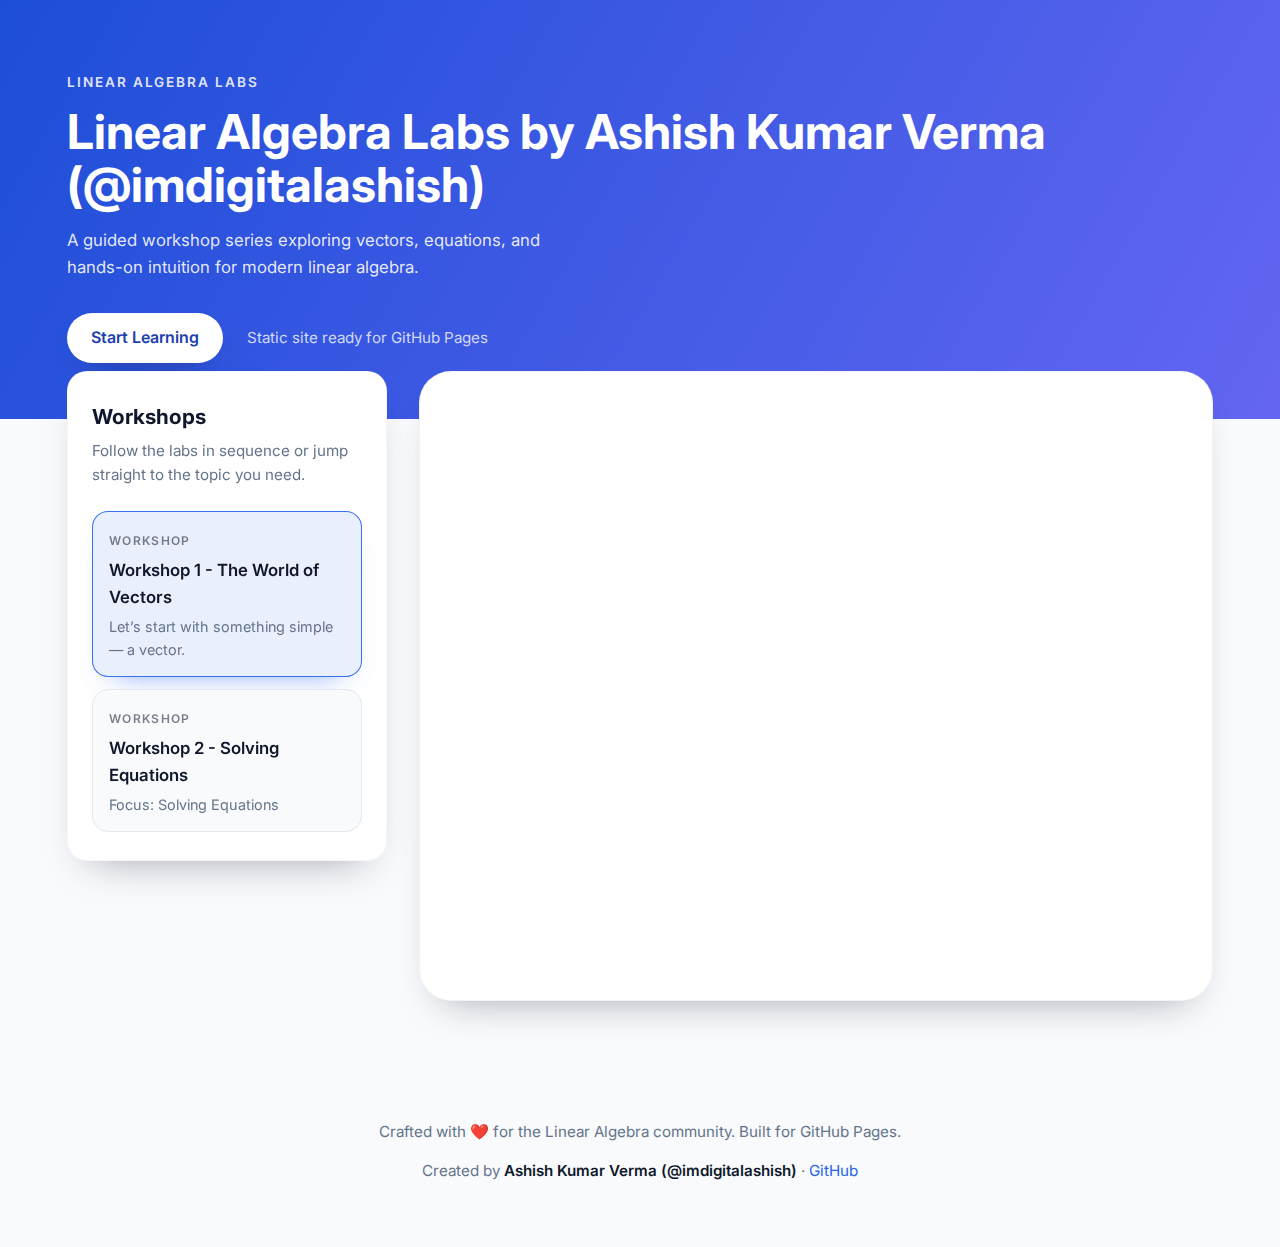
<file: index.html>
<!DOCTYPE html>
<html lang="en">
  <head>
    <meta charset="utf-8" />
    <meta name="viewport" content="width=device-width, initial-scale=1" />
    <meta name="description" content="Linear Algebra Labs by Ashish Kumar Verma (@imdigitalashish)" />
    <title>Linear Algebra Labs | Ashish Kumar Verma</title>
    <link rel="stylesheet" href="assets/css/main.css" />
  </head>
  <body>
    <header class="site-header">
      <div class="site-header__inner">
        <p class="tagline">Linear Algebra Labs</p>
        <h1>Linear Algebra Labs by Ashish Kumar Verma (@imdigitalashish)</h1>
        <p class="subtitle">
          A guided workshop series exploring vectors, equations, and hands-on intuition for modern linear algebra.
        </p>
        <div class="cta-row">
          <a class="primary-cta" href="#workshops">Start Learning</a>
          <span class="cta-note">Static site ready for GitHub Pages</span>
        </div>
      </div>
    </header>

    <main class="layout" id="workshops">
      <aside class="module-list" aria-label="Workshops">
        <div class="module-list__header">
          <h2>Workshops</h2>
          <p>Follow the labs in sequence or jump straight to the topic you need.</p>
        </div>
        <div id="moduleList" class="module-list__items" role="list"></div>
      </aside>

      <section class="module-viewer" aria-live="polite">
        <div id="modulePlaceholder" class="module-placeholder">
          <h3>Select a workshop to begin</h3>
          <p>Use the list to the left to load each lab. Content appears inside this page—no reloads, no distractions.</p>
        </div>
        <iframe
          id="moduleFrame"
          class="module-frame"
          title="Workshop content"
          loading="lazy"
          sandbox="allow-same-origin allow-scripts allow-popups allow-forms"
        ></iframe>
      </section>
    </main>

    <footer class="site-footer">
      <p>Crafted with ❤️ for the Linear Algebra community. Built for GitHub Pages.</p>
      <p>
        Created by <span class="author">Ashish Kumar Verma (@imdigitalashish)</span> ·
        <a href="https://github.com/imdigitalashish" target="_blank" rel="noopener">GitHub</a>
      </p>
    </footer>

    <script type="module" src="assets/js/app.js"></script>
  </body>
</html>
</file>
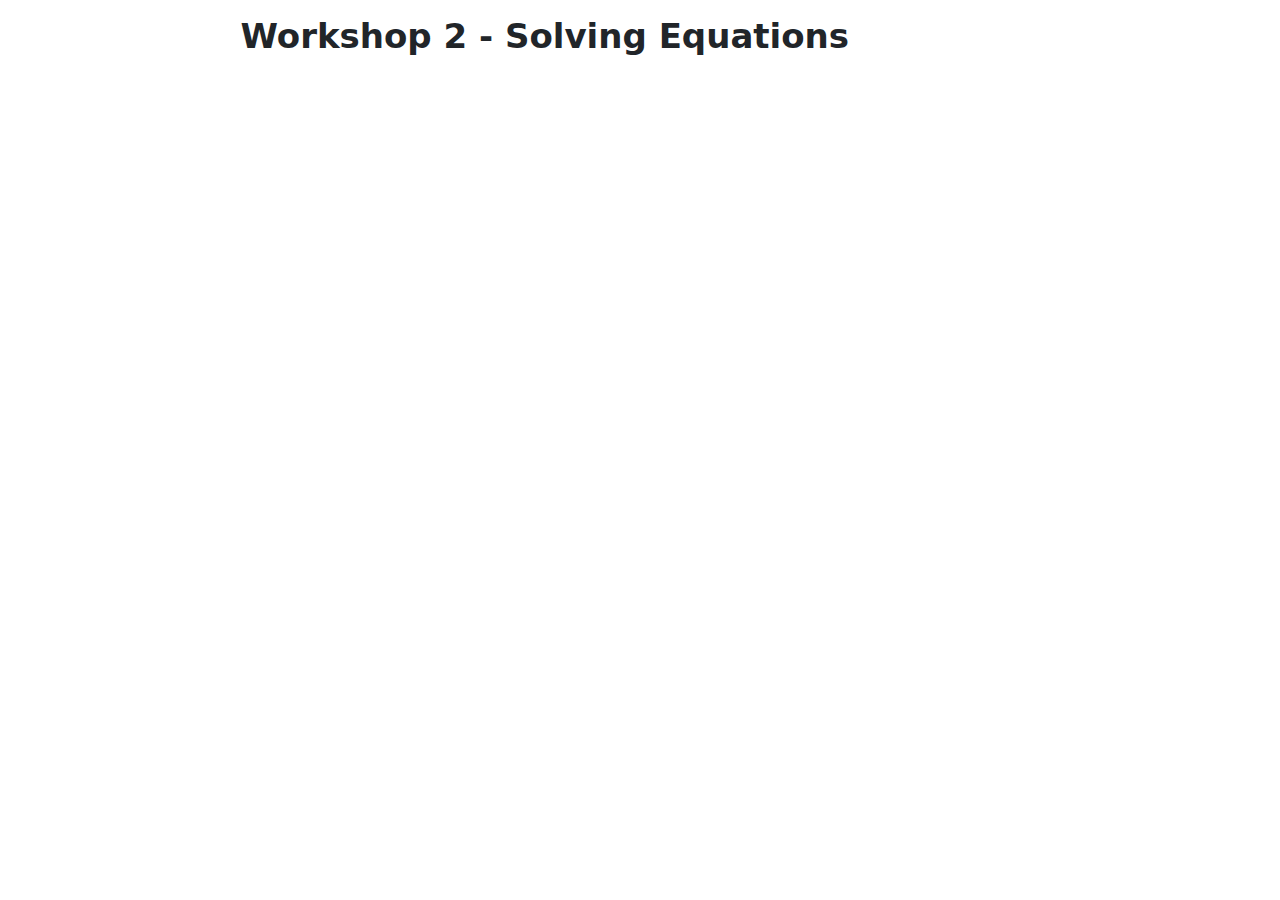
<file: course/workshop-2-solving-equations.html>
<!DOCTYPE html>
<html xmlns="http://www.w3.org/1999/xhtml" lang="en" xml:lang="en"><head>

<meta charset="utf-8">
<meta name="generator" content="quarto-1.8.25">

<meta name="viewport" content="width=device-width, initial-scale=1.0, user-scalable=yes">


<title>Workshop 2 - Solving Equations</title>
<style>
code{white-space: pre-wrap;}
span.smallcaps{font-variant: small-caps;}
div.columns{display: flex; gap: min(4vw, 1.5em);}
div.column{flex: auto; overflow-x: auto;}
div.hanging-indent{margin-left: 1.5em; text-indent: -1.5em;}
ul.task-list{list-style: none;}
ul.task-list li input[type="checkbox"] {
  width: 0.8em;
  margin: 0 0.8em 0.2em -1em; /* quarto-specific, see https://github.com/quarto-dev/quarto-cli/issues/4556 */ 
  vertical-align: middle;
}
</style>


<script src="workshop-2-solving-equations_files/libs/clipboard/clipboard.min.js"></script>
<script src="workshop-2-solving-equations_files/libs/quarto-html/quarto.js" type="module"></script>
<script src="workshop-2-solving-equations_files/libs/quarto-html/tabsets/tabsets.js" type="module"></script>
<script src="workshop-2-solving-equations_files/libs/quarto-html/axe/axe-check.js" type="module"></script>
<script src="workshop-2-solving-equations_files/libs/quarto-html/popper.min.js"></script>
<script src="workshop-2-solving-equations_files/libs/quarto-html/tippy.umd.min.js"></script>
<script src="workshop-2-solving-equations_files/libs/quarto-html/anchor.min.js"></script>
<link href="workshop-2-solving-equations_files/libs/quarto-html/tippy.css" rel="stylesheet">
<link href="workshop-2-solving-equations_files/libs/quarto-html/quarto-syntax-highlighting-7b89279ff1a6dce999919e0e67d4d9ec.css" rel="stylesheet" id="quarto-text-highlighting-styles">
<script src="workshop-2-solving-equations_files/libs/bootstrap/bootstrap.min.js"></script>
<link href="workshop-2-solving-equations_files/libs/bootstrap/bootstrap-icons.css" rel="stylesheet">
<link href="workshop-2-solving-equations_files/libs/bootstrap/bootstrap-d6a003b94517c951b2d65075d42fb01b.min.css" rel="stylesheet" append-hash="true" id="quarto-bootstrap" data-mode="light">


</head>

<body class="fullcontent quarto-light">

<div id="quarto-content" class="page-columns page-rows-contents page-layout-article">

<main class="content" id="quarto-document-content">

<header id="title-block-header" class="quarto-title-block default">
<div class="quarto-title">
<h1 class="title">Workshop 2 - Solving Equations</h1>
</div>



<div class="quarto-title-meta">

    
  
    
  </div>
  


</header>




</main>
<!-- /main column -->
<script id="quarto-html-after-body" type="application/javascript">
  window.document.addEventListener("DOMContentLoaded", function (event) {
    const icon = "";
    const anchorJS = new window.AnchorJS();
    anchorJS.options = {
      placement: 'right',
      icon: icon
    };
    anchorJS.add('.anchored');
    const isCodeAnnotation = (el) => {
      for (const clz of el.classList) {
        if (clz.startsWith('code-annotation-')) {                     
          return true;
        }
      }
      return false;
    }
    const onCopySuccess = function(e) {
      // button target
      const button = e.trigger;
      // don't keep focus
      button.blur();
      // flash "checked"
      button.classList.add('code-copy-button-checked');
      var currentTitle = button.getAttribute("title");
      button.setAttribute("title", "Copied!");
      let tooltip;
      if (window.bootstrap) {
        button.setAttribute("data-bs-toggle", "tooltip");
        button.setAttribute("data-bs-placement", "left");
        button.setAttribute("data-bs-title", "Copied!");
        tooltip = new bootstrap.Tooltip(button, 
          { trigger: "manual", 
            customClass: "code-copy-button-tooltip",
            offset: [0, -8]});
        tooltip.show();    
      }
      setTimeout(function() {
        if (tooltip) {
          tooltip.hide();
          button.removeAttribute("data-bs-title");
          button.removeAttribute("data-bs-toggle");
          button.removeAttribute("data-bs-placement");
        }
        button.setAttribute("title", currentTitle);
        button.classList.remove('code-copy-button-checked');
      }, 1000);
      // clear code selection
      e.clearSelection();
    }
    const getTextToCopy = function(trigger) {
      const outerScaffold = trigger.parentElement.cloneNode(true);
      const codeEl = outerScaffold.querySelector('code');
      for (const childEl of codeEl.children) {
        if (isCodeAnnotation(childEl)) {
          childEl.remove();
        }
      }
      return codeEl.innerText;
    }
    const clipboard = new window.ClipboardJS('.code-copy-button:not([data-in-quarto-modal])', {
      text: getTextToCopy
    });
    clipboard.on('success', onCopySuccess);
    if (window.document.getElementById('quarto-embedded-source-code-modal')) {
      const clipboardModal = new window.ClipboardJS('.code-copy-button[data-in-quarto-modal]', {
        text: getTextToCopy,
        container: window.document.getElementById('quarto-embedded-source-code-modal')
      });
      clipboardModal.on('success', onCopySuccess);
    }
      var localhostRegex = new RegExp(/^(?:http|https):\/\/localhost\:?[0-9]*\//);
      var mailtoRegex = new RegExp(/^mailto:/);
        var filterRegex = new RegExp('/' + window.location.host + '/');
      var isInternal = (href) => {
          return filterRegex.test(href) || localhostRegex.test(href) || mailtoRegex.test(href);
      }
      // Inspect non-navigation links and adorn them if external
     var links = window.document.querySelectorAll('a[href]:not(.nav-link):not(.navbar-brand):not(.toc-action):not(.sidebar-link):not(.sidebar-item-toggle):not(.pagination-link):not(.no-external):not([aria-hidden]):not(.dropdown-item):not(.quarto-navigation-tool):not(.about-link)');
      for (var i=0; i<links.length; i++) {
        const link = links[i];
        if (!isInternal(link.href)) {
          // undo the damage that might have been done by quarto-nav.js in the case of
          // links that we want to consider external
          if (link.dataset.originalHref !== undefined) {
            link.href = link.dataset.originalHref;
          }
        }
      }
    function tippyHover(el, contentFn, onTriggerFn, onUntriggerFn) {
      const config = {
        allowHTML: true,
        maxWidth: 500,
        delay: 100,
        arrow: false,
        appendTo: function(el) {
            return el.parentElement;
        },
        interactive: true,
        interactiveBorder: 10,
        theme: 'quarto',
        placement: 'bottom-start',
      };
      if (contentFn) {
        config.content = contentFn;
      }
      if (onTriggerFn) {
        config.onTrigger = onTriggerFn;
      }
      if (onUntriggerFn) {
        config.onUntrigger = onUntriggerFn;
      }
      window.tippy(el, config); 
    }
    const noterefs = window.document.querySelectorAll('a[role="doc-noteref"]');
    for (var i=0; i<noterefs.length; i++) {
      const ref = noterefs[i];
      tippyHover(ref, function() {
        // use id or data attribute instead here
        let href = ref.getAttribute('data-footnote-href') || ref.getAttribute('href');
        try { href = new URL(href).hash; } catch {}
        const id = href.replace(/^#\/?/, "");
        const note = window.document.getElementById(id);
        if (note) {
          return note.innerHTML;
        } else {
          return "";
        }
      });
    }
    const xrefs = window.document.querySelectorAll('a.quarto-xref');
    const processXRef = (id, note) => {
      // Strip column container classes
      const stripColumnClz = (el) => {
        el.classList.remove("page-full", "page-columns");
        if (el.children) {
          for (const child of el.children) {
            stripColumnClz(child);
          }
        }
      }
      stripColumnClz(note)
      if (id === null || id.startsWith('sec-')) {
        // Special case sections, only their first couple elements
        const container = document.createElement("div");
        if (note.children && note.children.length > 2) {
          container.appendChild(note.children[0].cloneNode(true));
          for (let i = 1; i < note.children.length; i++) {
            const child = note.children[i];
            if (child.tagName === "P" && child.innerText === "") {
              continue;
            } else {
              container.appendChild(child.cloneNode(true));
              break;
            }
          }
          if (window.Quarto?.typesetMath) {
            window.Quarto.typesetMath(container);
          }
          return container.innerHTML
        } else {
          if (window.Quarto?.typesetMath) {
            window.Quarto.typesetMath(note);
          }
          return note.innerHTML;
        }
      } else {
        // Remove any anchor links if they are present
        const anchorLink = note.querySelector('a.anchorjs-link');
        if (anchorLink) {
          anchorLink.remove();
        }
        if (window.Quarto?.typesetMath) {
          window.Quarto.typesetMath(note);
        }
        if (note.classList.contains("callout")) {
          return note.outerHTML;
        } else {
          return note.innerHTML;
        }
      }
    }
    for (var i=0; i<xrefs.length; i++) {
      const xref = xrefs[i];
      tippyHover(xref, undefined, function(instance) {
        instance.disable();
        let url = xref.getAttribute('href');
        let hash = undefined; 
        if (url.startsWith('#')) {
          hash = url;
        } else {
          try { hash = new URL(url).hash; } catch {}
        }
        if (hash) {
          const id = hash.replace(/^#\/?/, "");
          const note = window.document.getElementById(id);
          if (note !== null) {
            try {
              const html = processXRef(id, note.cloneNode(true));
              instance.setContent(html);
            } finally {
              instance.enable();
              instance.show();
            }
          } else {
            // See if we can fetch this
            fetch(url.split('#')[0])
            .then(res => res.text())
            .then(html => {
              const parser = new DOMParser();
              const htmlDoc = parser.parseFromString(html, "text/html");
              const note = htmlDoc.getElementById(id);
              if (note !== null) {
                const html = processXRef(id, note);
                instance.setContent(html);
              } 
            }).finally(() => {
              instance.enable();
              instance.show();
            });
          }
        } else {
          // See if we can fetch a full url (with no hash to target)
          // This is a special case and we should probably do some content thinning / targeting
          fetch(url)
          .then(res => res.text())
          .then(html => {
            const parser = new DOMParser();
            const htmlDoc = parser.parseFromString(html, "text/html");
            const note = htmlDoc.querySelector('main.content');
            if (note !== null) {
              // This should only happen for chapter cross references
              // (since there is no id in the URL)
              // remove the first header
              if (note.children.length > 0 && note.children[0].tagName === "HEADER") {
                note.children[0].remove();
              }
              const html = processXRef(null, note);
              instance.setContent(html);
            } 
          }).finally(() => {
            instance.enable();
            instance.show();
          });
        }
      }, function(instance) {
      });
    }
        let selectedAnnoteEl;
        const selectorForAnnotation = ( cell, annotation) => {
          let cellAttr = 'data-code-cell="' + cell + '"';
          let lineAttr = 'data-code-annotation="' +  annotation + '"';
          const selector = 'span[' + cellAttr + '][' + lineAttr + ']';
          return selector;
        }
        const selectCodeLines = (annoteEl) => {
          const doc = window.document;
          const targetCell = annoteEl.getAttribute("data-target-cell");
          const targetAnnotation = annoteEl.getAttribute("data-target-annotation");
          const annoteSpan = window.document.querySelector(selectorForAnnotation(targetCell, targetAnnotation));
          const lines = annoteSpan.getAttribute("data-code-lines").split(",");
          const lineIds = lines.map((line) => {
            return targetCell + "-" + line;
          })
          let top = null;
          let height = null;
          let parent = null;
          if (lineIds.length > 0) {
              //compute the position of the single el (top and bottom and make a div)
              const el = window.document.getElementById(lineIds[0]);
              top = el.offsetTop;
              height = el.offsetHeight;
              parent = el.parentElement.parentElement;
            if (lineIds.length > 1) {
              const lastEl = window.document.getElementById(lineIds[lineIds.length - 1]);
              const bottom = lastEl.offsetTop + lastEl.offsetHeight;
              height = bottom - top;
            }
            if (top !== null && height !== null && parent !== null) {
              // cook up a div (if necessary) and position it 
              let div = window.document.getElementById("code-annotation-line-highlight");
              if (div === null) {
                div = window.document.createElement("div");
                div.setAttribute("id", "code-annotation-line-highlight");
                div.style.position = 'absolute';
                parent.appendChild(div);
              }
              div.style.top = top - 2 + "px";
              div.style.height = height + 4 + "px";
              div.style.left = 0;
              let gutterDiv = window.document.getElementById("code-annotation-line-highlight-gutter");
              if (gutterDiv === null) {
                gutterDiv = window.document.createElement("div");
                gutterDiv.setAttribute("id", "code-annotation-line-highlight-gutter");
                gutterDiv.style.position = 'absolute';
                const codeCell = window.document.getElementById(targetCell);
                const gutter = codeCell.querySelector('.code-annotation-gutter');
                gutter.appendChild(gutterDiv);
              }
              gutterDiv.style.top = top - 2 + "px";
              gutterDiv.style.height = height + 4 + "px";
            }
            selectedAnnoteEl = annoteEl;
          }
        };
        const unselectCodeLines = () => {
          const elementsIds = ["code-annotation-line-highlight", "code-annotation-line-highlight-gutter"];
          elementsIds.forEach((elId) => {
            const div = window.document.getElementById(elId);
            if (div) {
              div.remove();
            }
          });
          selectedAnnoteEl = undefined;
        };
          // Handle positioning of the toggle
      window.addEventListener(
        "resize",
        throttle(() => {
          elRect = undefined;
          if (selectedAnnoteEl) {
            selectCodeLines(selectedAnnoteEl);
          }
        }, 10)
      );
      function throttle(fn, ms) {
      let throttle = false;
      let timer;
        return (...args) => {
          if(!throttle) { // first call gets through
              fn.apply(this, args);
              throttle = true;
          } else { // all the others get throttled
              if(timer) clearTimeout(timer); // cancel #2
              timer = setTimeout(() => {
                fn.apply(this, args);
                timer = throttle = false;
              }, ms);
          }
        };
      }
        // Attach click handler to the DT
        const annoteDls = window.document.querySelectorAll('dt[data-target-cell]');
        for (const annoteDlNode of annoteDls) {
          annoteDlNode.addEventListener('click', (event) => {
            const clickedEl = event.target;
            if (clickedEl !== selectedAnnoteEl) {
              unselectCodeLines();
              const activeEl = window.document.querySelector('dt[data-target-cell].code-annotation-active');
              if (activeEl) {
                activeEl.classList.remove('code-annotation-active');
              }
              selectCodeLines(clickedEl);
              clickedEl.classList.add('code-annotation-active');
            } else {
              // Unselect the line
              unselectCodeLines();
              clickedEl.classList.remove('code-annotation-active');
            }
          });
        }
    const findCites = (el) => {
      const parentEl = el.parentElement;
      if (parentEl) {
        const cites = parentEl.dataset.cites;
        if (cites) {
          return {
            el,
            cites: cites.split(' ')
          };
        } else {
          return findCites(el.parentElement)
        }
      } else {
        return undefined;
      }
    };
    var bibliorefs = window.document.querySelectorAll('a[role="doc-biblioref"]');
    for (var i=0; i<bibliorefs.length; i++) {
      const ref = bibliorefs[i];
      const citeInfo = findCites(ref);
      if (citeInfo) {
        tippyHover(citeInfo.el, function() {
          var popup = window.document.createElement('div');
          citeInfo.cites.forEach(function(cite) {
            var citeDiv = window.document.createElement('div');
            citeDiv.classList.add('hanging-indent');
            citeDiv.classList.add('csl-entry');
            var biblioDiv = window.document.getElementById('ref-' + cite);
            if (biblioDiv) {
              citeDiv.innerHTML = biblioDiv.innerHTML;
            }
            popup.appendChild(citeDiv);
          });
          return popup.innerHTML;
        });
      }
    }
  });
  </script>
</div> <!-- /content -->




</body></html>
</file>
<file: assets/css/main.css>
@import url("https://fonts.googleapis.com/css2?family=Inter:wght@400;500;600;700&display=swap");

:root {
  --max-width: min(1200px, 92vw);
  --accent: #2563eb;
  --accent-dark: #1e40af;
  --surface: #ffffff;
  --surface-alt: #f8fafc;
  --text: #0f172a;
  --muted: #64748b;
  --border: #e2e8f0;
  --shadow: 0 20px 40px -25px rgba(15, 23, 42, 0.45);
  color-scheme: light;
}

*,
*::before,
*::after {
  box-sizing: border-box;
}

html,
body {
  margin: 0;
  padding: 0;
}

body {
  font-family: "Inter", -apple-system, BlinkMacSystemFont, "Segoe UI", sans-serif;
  color: var(--text);
  background: var(--surface-alt);
  line-height: 1.6;
}

a {
  color: var(--accent);
  text-decoration: none;
}

a:hover,
a:focus-visible {
  text-decoration: underline;
}

.site-header {
  background: linear-gradient(120deg, #1d4ed8, #6366f1);
  color: #fff;
  padding: 4.5rem 0 3.5rem;
}

.site-header__inner {
  max-width: var(--max-width);
  margin: 0 auto;
  padding: 0 1rem;
}

.site-header h1 {
  margin: 0.75rem 0 1rem;
  font-size: clamp(2rem, 4vw + 1rem, 3rem);
  line-height: 1.1;
}

.tagline {
  text-transform: uppercase;
  letter-spacing: 0.12rem;
  font-weight: 600;
  font-size: 0.85rem;
  opacity: 0.85;
  margin: 0;
}

.subtitle {
  margin: 0;
  max-width: 45ch;
  color: rgba(255, 255, 255, 0.88);
  font-size: 1.05rem;
}

.cta-row {
  margin-top: 2rem;
  display: flex;
  align-items: center;
  gap: 1.5rem;
  flex-wrap: wrap;
}

.primary-cta {
  display: inline-flex;
  align-items: center;
  justify-content: center;
  padding: 0.75rem 1.5rem;
  border-radius: 999px;
  background: #fff;
  color: var(--accent-dark);
  font-weight: 600;
  box-shadow: 0 15px 30px -20px rgba(15, 23, 42, 0.8);
  transition: transform 180ms ease, box-shadow 180ms ease;
}

.primary-cta:hover,
.primary-cta:focus-visible {
  transform: translateY(-2px);
  box-shadow: 0 20px 36px -20px rgba(15, 23, 42, 0.8);
  text-decoration: none;
}

.cta-note {
  font-size: 0.95rem;
  color: rgba(255, 255, 255, 0.78);
}

.layout {
  max-width: var(--max-width);
  margin: -3rem auto 0;
  padding: 0 1rem 4rem;
  display: flex;
  gap: 2rem;
  align-items: flex-start;
}

.module-list {
  flex: 0 0 320px;
  background: var(--surface);
  border-radius: 1.25rem;
  padding: 1.75rem 1.5rem;
  box-shadow: var(--shadow);
  border: 1px solid rgba(15, 23, 42, 0.04);
  position: sticky;
  top: 1.5rem;
}

.module-list__header {
  margin-bottom: 1.5rem;
}

.module-list__header h2 {
  margin: 0;
  font-size: 1.3rem;
}

.module-list__header p {
  margin: 0.35rem 0 0;
  font-size: 0.95rem;
  color: var(--muted);
}

.module-list__items {
  display: flex;
  flex-direction: column;
  gap: 0.75rem;
}

.module-button {
  all: unset;
  display: block;
  padding: 0.95rem 1rem;
  border-radius: 1rem;
  background: var(--surface-alt);
  border: 1px solid var(--border);
  cursor: pointer;
  transition: transform 140ms ease, border 140ms ease, box-shadow 140ms ease, background 140ms ease;
}

.module-button:hover,
.module-button:focus-visible {
  transform: translateY(-2px);
  border-color: rgba(37, 99, 235, 0.6);
  box-shadow: 0 15px 25px -18px rgba(37, 99, 235, 0.65);
  background: #fff;
}

.module-button__eyebrow {
  font-size: 0.75rem;
  font-weight: 600;
  letter-spacing: 0.08rem;
  text-transform: uppercase;
  color: rgba(15, 23, 42, 0.55);
}

.module-button__title {
  font-size: 1.05rem;
  font-weight: 600;
  margin: 0.25rem 0;
  color: var(--text);
}

.module-button__summary {
  font-size: 0.9rem;
  color: var(--muted);
  margin: 0;
}

.module-button.is-active {
  border-color: rgba(37, 99, 235, 0.9);
  background: rgba(37, 99, 235, 0.1);
  box-shadow: 0 16px 28px -22px rgba(37, 99, 235, 0.75);
}

.module-viewer {
  flex: 1 1 auto;
  min-height: 70vh;
  background: var(--surface);
  border-radius: 2rem;
  padding: 2rem;
  box-shadow: var(--shadow);
  border: 1px solid rgba(15, 23, 42, 0.05);
  position: relative;
  overflow: hidden;
}

.module-placeholder {
  text-align: left;
  max-width: 46ch;
}

.module-placeholder h3 {
  margin-top: 0;
  font-size: 1.4rem;
}

.module-frame {
  display: none;
  width: 100%;
  border: none;
  border-radius: 1.25rem;
  background: #fff;
  margin-top: 1rem;
}

.module-frame.is-visible {
  display: block;
}

.site-footer {
  padding: 2.5rem 1rem 3rem;
  text-align: center;
  font-size: 0.95rem;
  color: var(--muted);
}

.site-footer .author {
  font-weight: 600;
  color: var(--text);
}

.loading {
  opacity: 0.6;
  pointer-events: none;
}

.error-state {
  background: #fee2e2;
  border: 1px solid #fecaca;
  color: #991b1b;
  padding: 0.75rem 1rem;
  border-radius: 0.75rem;
  font-size: 0.9rem;
  margin-top: 1rem;
}

@media (max-width: 1024px) {
  .layout {
    flex-direction: column;
  }

  .module-list {
    width: 100%;
    position: static;
  }

  .module-viewer {
    width: 100%;
  }
}

@media (max-width: 640px) {
  .module-viewer {
    padding: 1.5rem;
  }

  .site-header {
    padding: 3.5rem 0 2.5rem;
  }

  .cta-row {
    flex-direction: column;
    align-items: flex-start;
  }
}

@media (prefers-reduced-motion: reduce) {
  *,
  *::before,
  *::after {
    animation-duration: 0.01ms !important;
    animation-iteration-count: 1 !important;
    transition-duration: 0.01ms !important;
    scroll-behavior: auto !important;
  }
}
</file>
<file: course/workshop-2-solving-equations_files/libs/quarto-html/tippy.css>
.tippy-box[data-animation=fade][data-state=hidden]{opacity:0}[data-tippy-root]{max-width:calc(100vw - 10px)}.tippy-box{position:relative;background-color:#333;color:#fff;border-radius:4px;font-size:14px;line-height:1.4;white-space:normal;outline:0;transition-property:transform,visibility,opacity}.tippy-box[data-placement^=top]>.tippy-arrow{bottom:0}.tippy-box[data-placement^=top]>.tippy-arrow:before{bottom:-7px;left:0;border-width:8px 8px 0;border-top-color:initial;transform-origin:center top}.tippy-box[data-placement^=bottom]>.tippy-arrow{top:0}.tippy-box[data-placement^=bottom]>.tippy-arrow:before{top:-7px;left:0;border-width:0 8px 8px;border-bottom-color:initial;transform-origin:center bottom}.tippy-box[data-placement^=left]>.tippy-arrow{right:0}.tippy-box[data-placement^=left]>.tippy-arrow:before{border-width:8px 0 8px 8px;border-left-color:initial;right:-7px;transform-origin:center left}.tippy-box[data-placement^=right]>.tippy-arrow{left:0}.tippy-box[data-placement^=right]>.tippy-arrow:before{left:-7px;border-width:8px 8px 8px 0;border-right-color:initial;transform-origin:center right}.tippy-box[data-inertia][data-state=visible]{transition-timing-function:cubic-bezier(.54,1.5,.38,1.11)}.tippy-arrow{width:16px;height:16px;color:#333}.tippy-arrow:before{content:"";position:absolute;border-color:transparent;border-style:solid}.tippy-content{position:relative;padding:5px 9px;z-index:1}
</file>
<file: course/workshop-2-solving-equations_files/libs/quarto-html/quarto-syntax-highlighting-7b89279ff1a6dce999919e0e67d4d9ec.css>
/* quarto syntax highlight colors */
:root {
  --quarto-hl-ot-color: #003B4F;
  --quarto-hl-at-color: #657422;
  --quarto-hl-ss-color: #20794D;
  --quarto-hl-an-color: #5E5E5E;
  --quarto-hl-fu-color: #4758AB;
  --quarto-hl-st-color: #20794D;
  --quarto-hl-cf-color: #003B4F;
  --quarto-hl-op-color: #5E5E5E;
  --quarto-hl-er-color: #AD0000;
  --quarto-hl-bn-color: #AD0000;
  --quarto-hl-al-color: #AD0000;
  --quarto-hl-va-color: #111111;
  --quarto-hl-bu-color: inherit;
  --quarto-hl-ex-color: inherit;
  --quarto-hl-pp-color: #AD0000;
  --quarto-hl-in-color: #5E5E5E;
  --quarto-hl-vs-color: #20794D;
  --quarto-hl-wa-color: #5E5E5E;
  --quarto-hl-do-color: #5E5E5E;
  --quarto-hl-im-color: #00769E;
  --quarto-hl-ch-color: #20794D;
  --quarto-hl-dt-color: #AD0000;
  --quarto-hl-fl-color: #AD0000;
  --quarto-hl-co-color: #5E5E5E;
  --quarto-hl-cv-color: #5E5E5E;
  --quarto-hl-cn-color: #8f5902;
  --quarto-hl-sc-color: #5E5E5E;
  --quarto-hl-dv-color: #AD0000;
  --quarto-hl-kw-color: #003B4F;
}

/* other quarto variables */
:root {
  --quarto-font-monospace: SFMono-Regular, Menlo, Monaco, Consolas, "Liberation Mono", "Courier New", monospace;
}

/* syntax highlight based on Pandoc's rules */
pre > code.sourceCode > span {
  color: #003B4F;
}

code.sourceCode > span {
  color: #003B4F;
}

div.sourceCode,
div.sourceCode pre.sourceCode {
  color: #003B4F;
}

/* Normal */
code span {
  color: #003B4F;
}

/* Alert */
code span.al {
  color: #AD0000;
  font-style: inherit;
}

/* Annotation */
code span.an {
  color: #5E5E5E;
  font-style: inherit;
}

/* Attribute */
code span.at {
  color: #657422;
  font-style: inherit;
}

/* BaseN */
code span.bn {
  color: #AD0000;
  font-style: inherit;
}

/* BuiltIn */
code span.bu {
  font-style: inherit;
}

/* ControlFlow */
code span.cf {
  color: #003B4F;
  font-weight: bold;
  font-style: inherit;
}

/* Char */
code span.ch {
  color: #20794D;
  font-style: inherit;
}

/* Constant */
code span.cn {
  color: #8f5902;
  font-style: inherit;
}

/* Comment */
code span.co {
  color: #5E5E5E;
  font-style: inherit;
}

/* CommentVar */
code span.cv {
  color: #5E5E5E;
  font-style: italic;
}

/* Documentation */
code span.do {
  color: #5E5E5E;
  font-style: italic;
}

/* DataType */
code span.dt {
  color: #AD0000;
  font-style: inherit;
}

/* DecVal */
code span.dv {
  color: #AD0000;
  font-style: inherit;
}

/* Error */
code span.er {
  color: #AD0000;
  font-style: inherit;
}

/* Extension */
code span.ex {
  font-style: inherit;
}

/* Float */
code span.fl {
  color: #AD0000;
  font-style: inherit;
}

/* Function */
code span.fu {
  color: #4758AB;
  font-style: inherit;
}

/* Import */
code span.im {
  color: #00769E;
  font-style: inherit;
}

/* Information */
code span.in {
  color: #5E5E5E;
  font-style: inherit;
}

/* Keyword */
code span.kw {
  color: #003B4F;
  font-weight: bold;
  font-style: inherit;
}

/* Operator */
code span.op {
  color: #5E5E5E;
  font-style: inherit;
}

/* Other */
code span.ot {
  color: #003B4F;
  font-style: inherit;
}

/* Preprocessor */
code span.pp {
  color: #AD0000;
  font-style: inherit;
}

/* SpecialChar */
code span.sc {
  color: #5E5E5E;
  font-style: inherit;
}

/* SpecialString */
code span.ss {
  color: #20794D;
  font-style: inherit;
}

/* String */
code span.st {
  color: #20794D;
  font-style: inherit;
}

/* Variable */
code span.va {
  color: #111111;
  font-style: inherit;
}

/* VerbatimString */
code span.vs {
  color: #20794D;
  font-style: inherit;
}

/* Warning */
code span.wa {
  color: #5E5E5E;
  font-style: italic;
}

.prevent-inlining {
  content: "</";
}

/*# sourceMappingURL=3944bc705cfaf4c80e56f77c5205168a.css.map */
</file>
